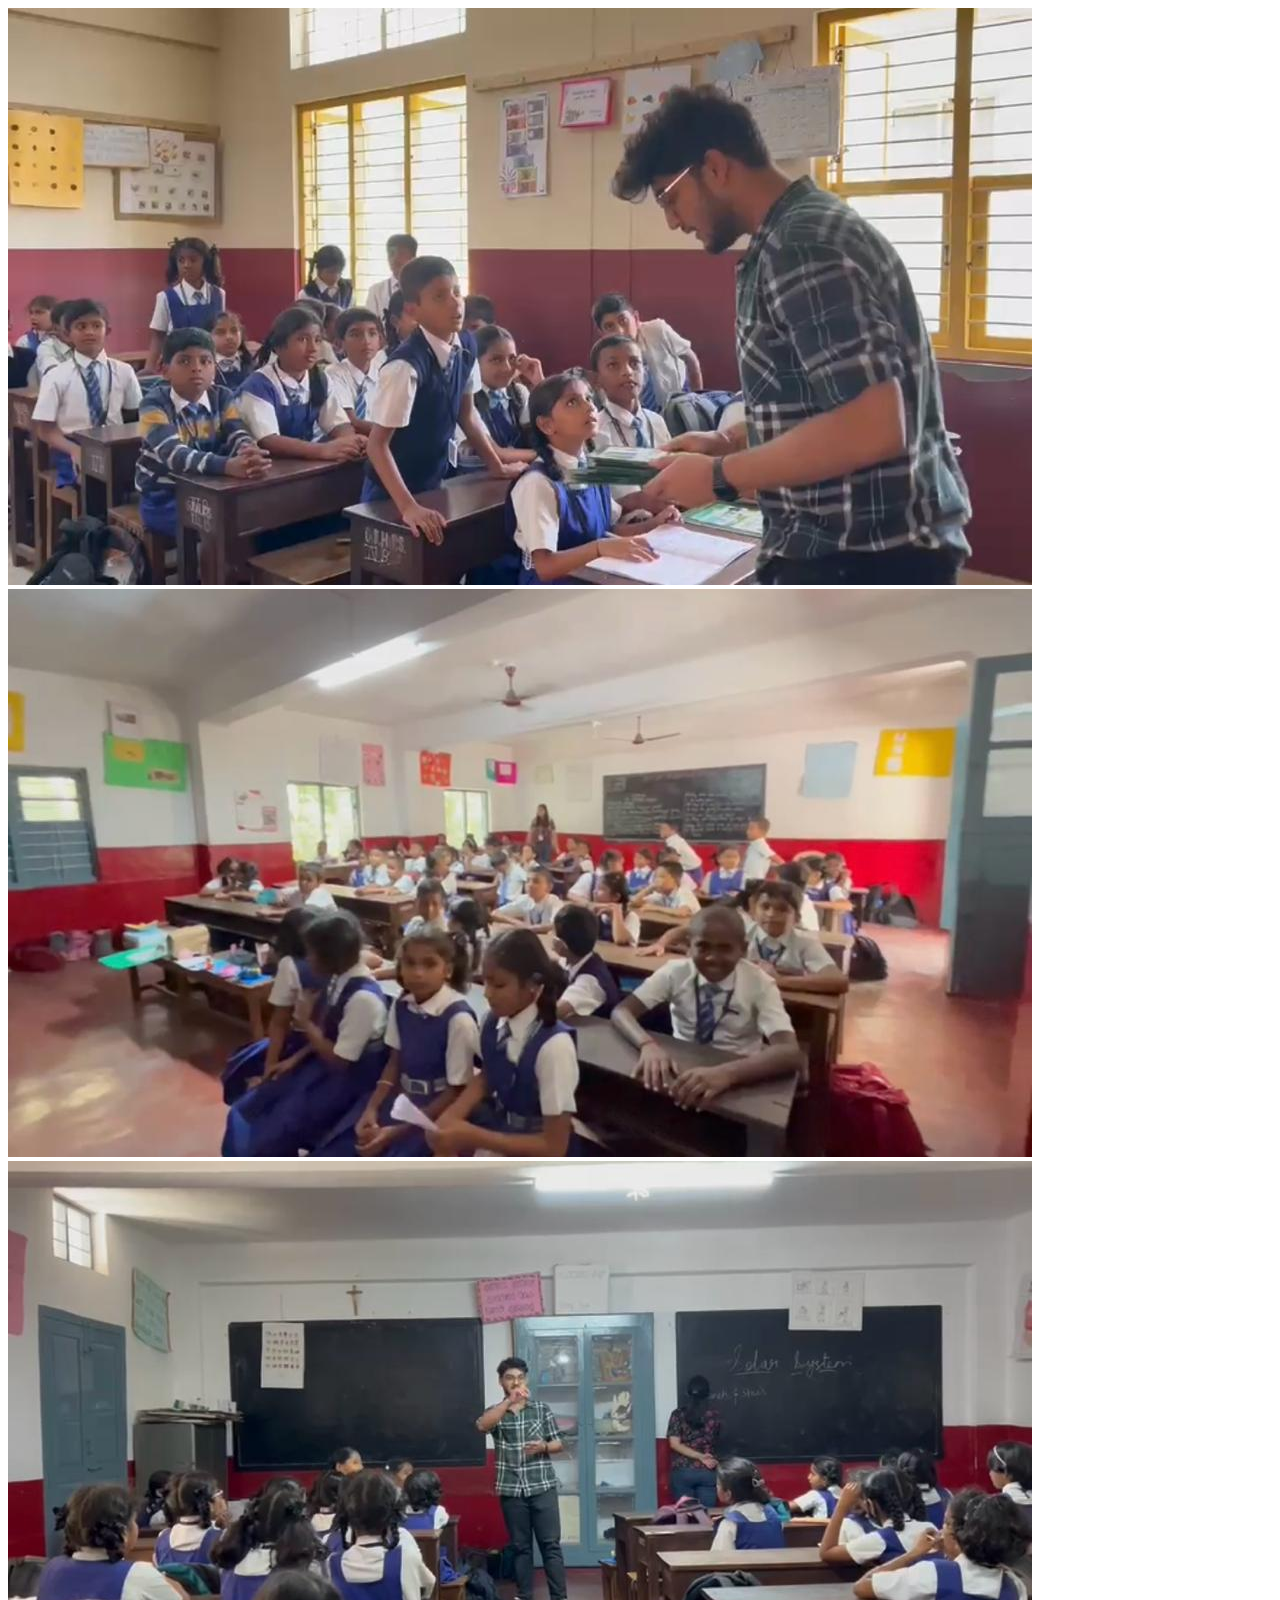
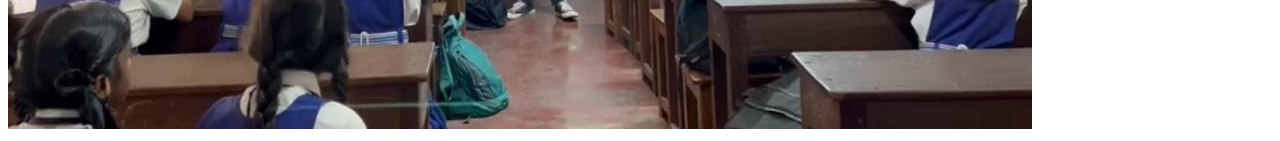
<file: ES.html>
<!DOCTYPE html>
<html lang="en">
<head>
    <meta charset="UTF-8">
    <meta name="viewport" content="width=device-width, initial-scale=1.0">
    <title>Document</title>
</head>
<body>
    <img src="ES1.jpg" alt="Resume " style="margin: auto;">
    <img src="ES2.jpg" alt="Resume " style="margin: auto;">
    <img src="ES3.jpg" alt="Resume " style="margin: auto;">



</body>
</html>
</file>
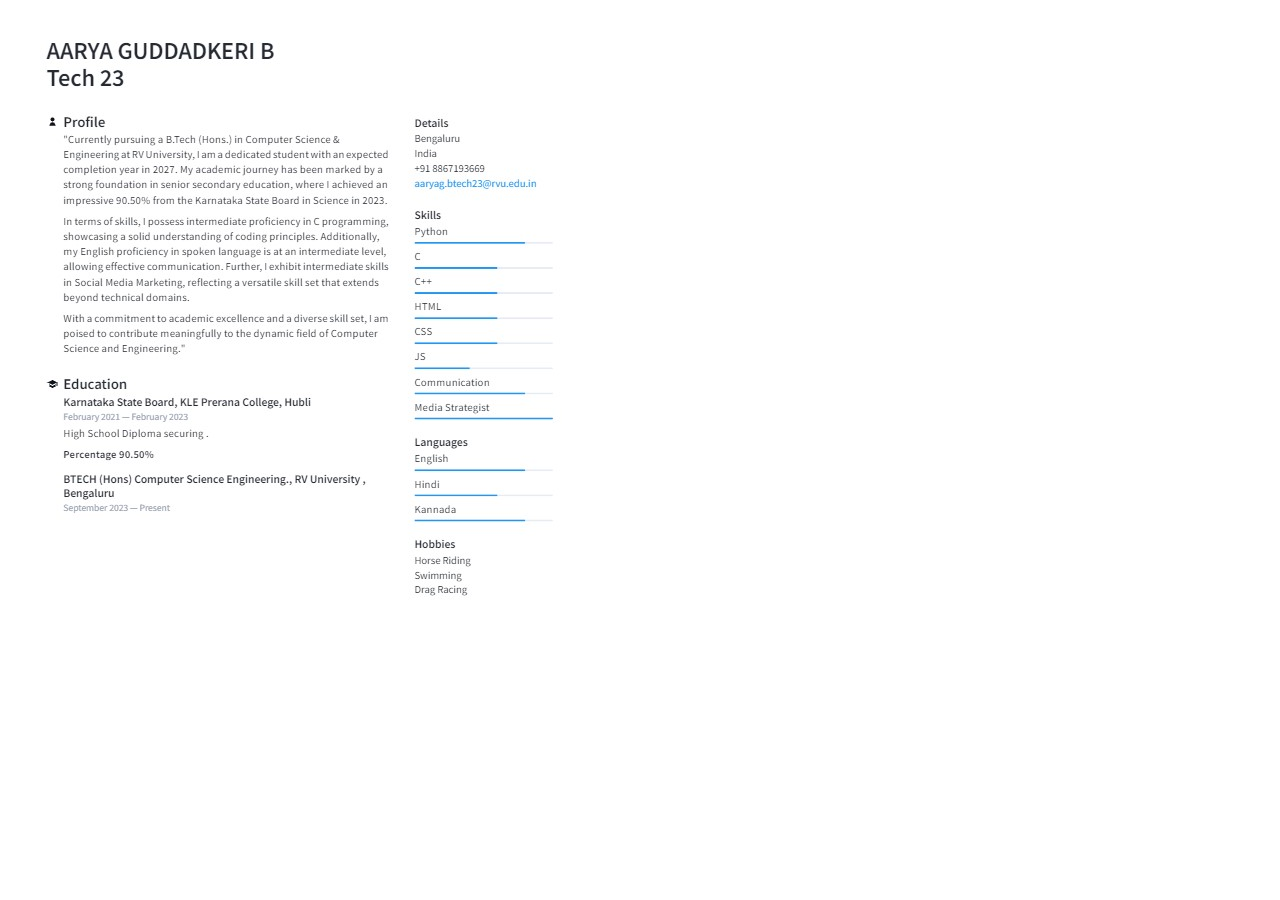
<file: resume.html>
<!DOCTYPE html>
<html lang="en">
<head>
    <meta charset="UTF-8">
    <meta name="viewport" content="width=device-width, initial-scale=1.0">
    <title>Document</title>
</head>
<body>
    
        <img src="Resume.jpg" alt="Resume " style="margin: auto;">
      
</body>
</html>
</file>
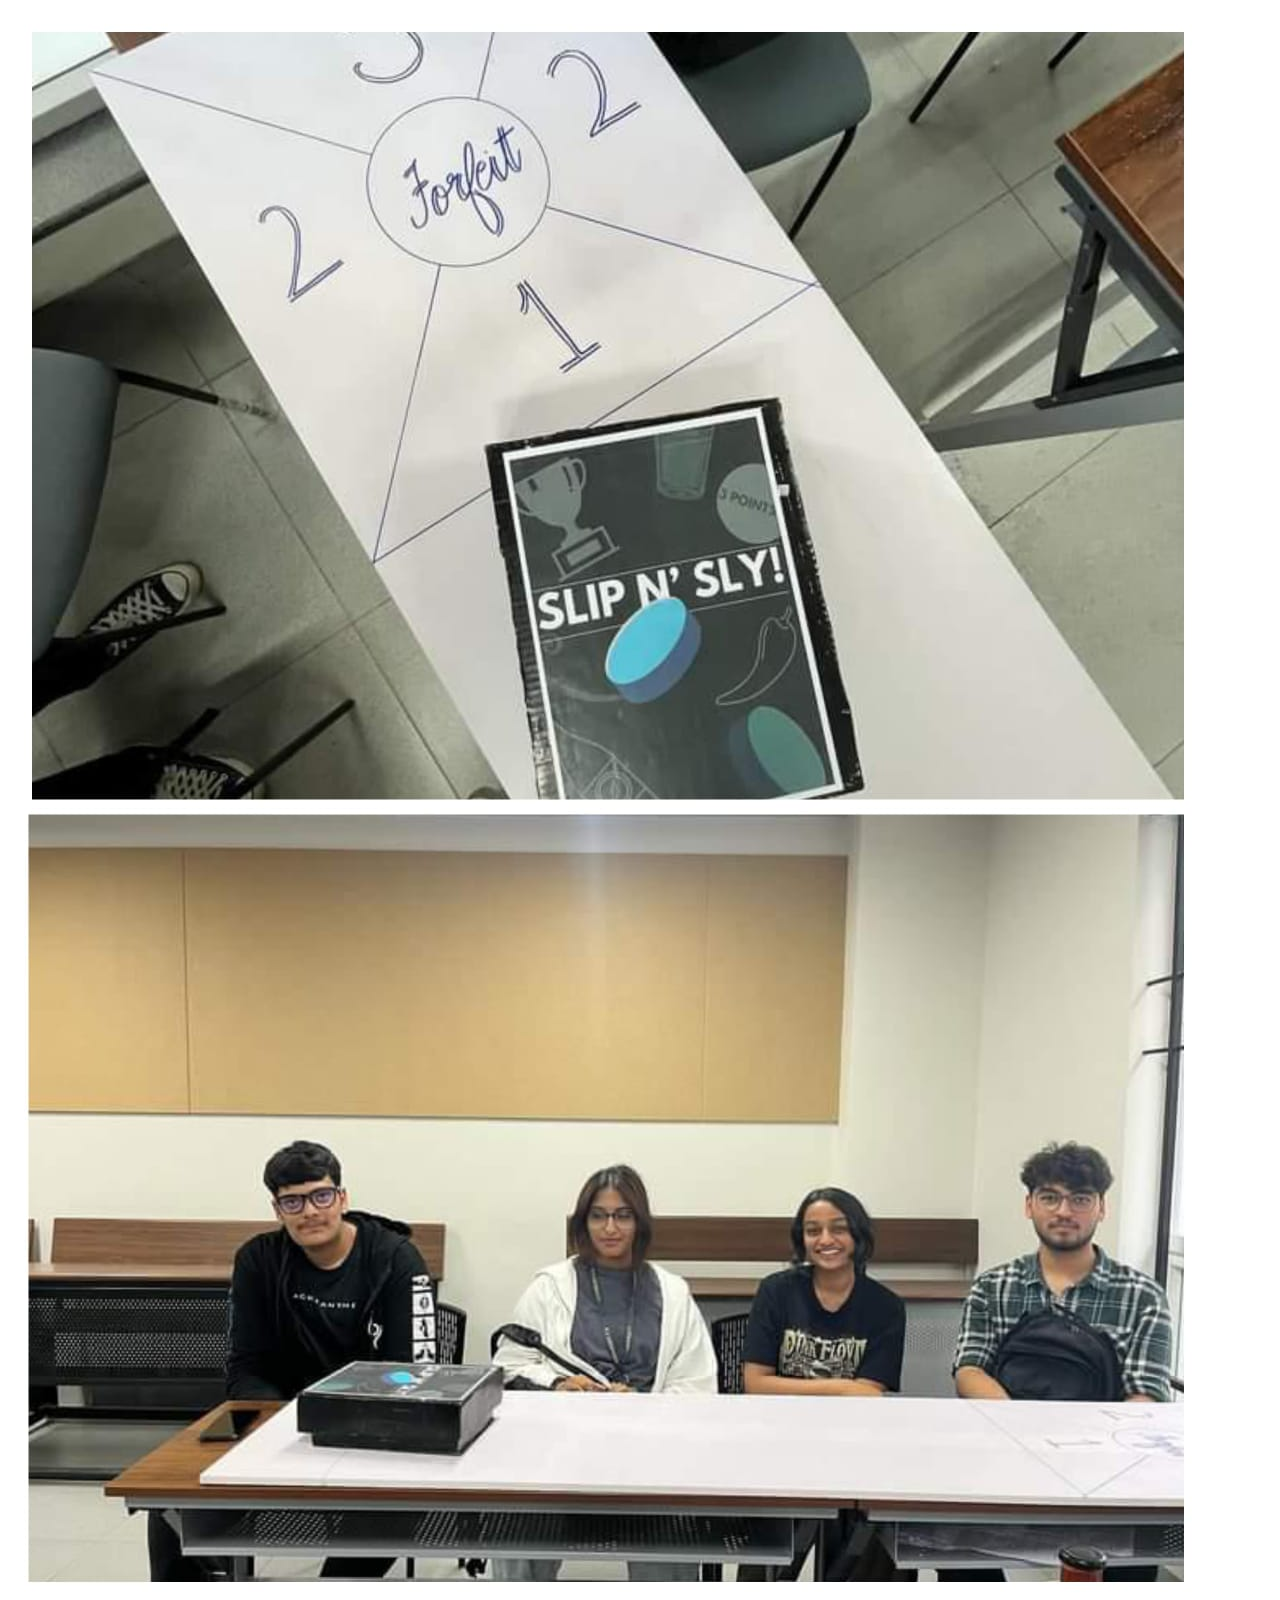
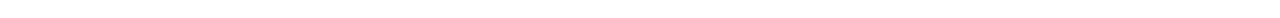
<file: SICourse.html>
<!DOCTYPE html>
<html lang="en">
<head>
    <meta charset="UTF-8">
    <meta name="viewport" content="width=device-width, initial-scale=1.0">
    <title>Document</title>
</head>
<body>
    <img src="StructuredICourse.jpg" alt="SI Course " style="margin: auto;">

</body>
</html>
</file>
